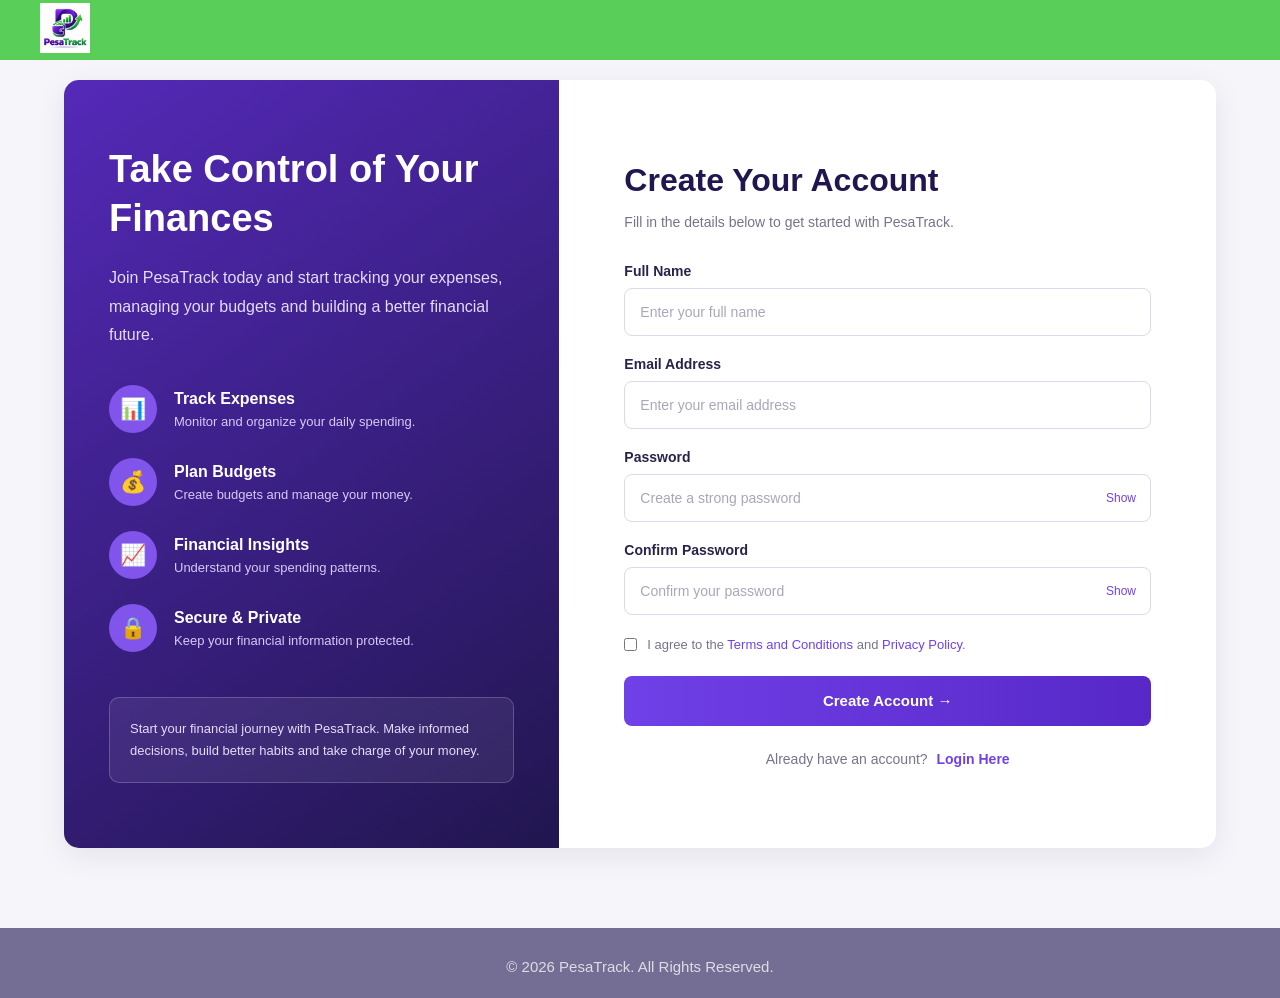
<file: createAccount.html>
<!DOCTYPE html>
<html lang="en">

<head>
    <meta charset="UTF-8">
    <meta name="viewport" content="width=device-width, initial-scale=1.0">

    <title>PesaTrack | Create Account</title>
    <link rel="stylesheet" href="createAccount.css">
</head>

<body>
<header>
    <div class="navbar">
    <img src="logo.png" alt="">
    <!-- <nav>
        <ul>
            <li><a href="">Features</a></li>
            <li><a href="">How it works</a></li>
            <li><a href="">Benefits</a></li>
        </ul>
    </nav> -->
    <!-- <button class="btnn" id="backHome">Back to home</button> -->
    </div>
</header>

    <!-- MAIN SECTION -->

    <main class="main-section">


        <!-- LEFT BRANDING SECTION -->

        <section class="branding-section">

            <h1>
                Take Control of Your Finances
            </h1>

            <p>
                Join PesaTrack today and start tracking your
                expenses, managing your budgets and building
                a better financial future.
            </p>


            <div class="benefits">

                <div class="benefit">

                    <div class="benefit-icon">📊</div>

                    <div class="benefit-text">

                        <h3>Track Expenses</h3>

                        <p>
                            Monitor and organize your daily spending.
                        </p>

                    </div>

                </div>


                <div class="benefit">

                    <div class="benefit-icon">💰</div>

                    <div class="benefit-text">

                        <h3>Plan Budgets</h3>

                        <p>
                            Create budgets and manage your money.
                        </p>

                    </div>

                </div>


                <div class="benefit">

                    <div class="benefit-icon">📈</div>

                    <div class="benefit-text">

                        <h3>Financial Insights</h3>

                        <p>
                            Understand your spending patterns.
                        </p>

                    </div>

                </div>


                <div class="benefit">

                    <div class="benefit-icon">🔒</div>

                    <div class="benefit-text">

                        <h3>Secure & Private</h3>

                        <p>
                            Keep your financial information protected.
                        </p>

                    </div>

                </div>

            </div>


            <div class="branding-bottom">

                <p>
                    Start your financial journey with PesaTrack.
                    Make informed decisions, build better habits
                    and take charge of your money.
                </p>

            </div>

        </section>



        <!-- RIGHT REGISTRATION SECTION -->

        <section class="registration-section">


            <div class="registration-header">

                <h2>Create Your Account</h2>

                <p>
                    Fill in the details below to get started
                    with PesaTrack.
                </p>

            </div>



            <!-- REGISTRATION FORM -->

            <form class="register-form" id="registerForm">


                <!-- FULL NAME -->

                <div class="form-group">

                    <label for="fullName">Full Name</label>

                    <div class="input-container">

                        <input
                            type="text"
                            id="fullName"
                            name="fullName"
                            placeholder="Enter your full name"
                            autocomplete="name"
                            required
                        >

                    </div>

                </div>



                <!-- EMAIL -->

                <div class="form-group">

                    <label for="email">Email Address</label>

                    <div class="input-container">

                        <input
                            type="email"
                            id="email"
                            name="email"
                            placeholder="Enter your email address"
                            autocomplete="email"
                            required
                        >

                    </div>

                </div>



                <!-- PASSWORD -->

                <div class="form-group">

                    <label for="password">Password</label>

                    <div class="input-container">

                        <input
                            type="password"
                            id="password"
                            name="password"
                            placeholder="Create a strong password"
                            minlength="8"
                            autocomplete="new-password"
                            required
                        >

                        <button
                            type="button"
                            class="toggle-password"
                            onclick="togglePassword('password', this)"
                        >
                            Show
                        </button>

                    </div>

                </div>



                <!-- CONFIRM PASSWORD -->

                <div class="form-group">

                    <label for="confirmPassword">
                        Confirm Password
                    </label>

                    <div class="input-container">

                        <input
                            type="password"
                            id="confirmPassword"
                            name="confirmPassword"
                            placeholder="Confirm your password"
                            minlength="8"
                            autocomplete="new-password"
                            required
                        >

                        <button
                            type="button"
                            class="toggle-password"
                            onclick="togglePassword('confirmPassword', this)"
                        >
                            Show
                        </button>

                    </div>

                </div>



                <!-- TERMS AND CONDITIONS -->

                <div class="terms">

                    <input
                        type="checkbox"
                        id="terms"
                        required
                    >

                    <label for="terms">

                        I agree to the

                        <a href="#">Terms and Conditions</a>

                        and

                        <a href="#">Privacy Policy</a>.

                    </label>

                </div>



                <!-- CREATE ACCOUNT BUTTON -->

                <button type="submit" class="create-btn">

                    Create Account →

                </button>


            </form>



            <!-- LOGIN REDIRECT -->

            <div class="login-redirect">

                Already have an account?

                <a href="login.html">Login Here</a>

            </div>


        </section>


    </main>



    <!-- FOOTER -->

    <footer class="footer">

        <p>
            © 2026 PesaTrack. All Rights Reserved.
        </p>

    </footer>



    <!-- JAVASCRIPT -->

    <script>

        function togglePassword(inputId, button) {

            let input = document.getElementById(inputId);

            if (input.type === "password") {

                input.type = "text";

                button.textContent = "Hide";

            }

            else {

                input.type = "password";

                button.textContent = "Show";

            }

        }


        // Basic frontend validation

        document.getElementById("registerForm")
        .addEventListener("submit", function(e) {

            let password =
                document.getElementById("password").value;

            let confirmPassword =
                document.getElementById("confirmPassword").value;


            if (password !== confirmPassword) {

                e.preventDefault();

                alert("Passwords do not match!");

                return;

            }

            e.preventDefault();

            alert("Frontend validation successful! Backend registration is not yet connected.");

        });

    </script>


</body>

</html>
</file>
<file: createAccount.css>
* {
            margin: 0;
            padding: 0;
            box-sizing: border-box;
            font-family: Arial, sans-serif;
        }

        body {
            background: #f5f5fa;
            color: #17143a;
            min-height: 100vh;
        }
        header{
    display: flex;
    justify-content: space-between;
    align-items: center;
    background-color: rgb(89, 207, 89);
    position: fixed;
    padding: 0;
    width: 100%;
    top: 0;
    z-index: 1000;
}
header img{
    width: 50px;
    height: 50px;
    margin:3px 40px;

}
nav ul{
    display: flex;
    flex-direction: row;
    gap: 80px;
    list-style: none;
    border: 1px solid white;
    border-radius: 20px;
    padding: 10px;
}
nav ul li a{
    text-decoration: none;
    font-weight: bold;
    font-family: Arial, Helvetica, sans-serif;
    transition: 0.5s ease;
}
.btnn{
    margin-right: 40px;
    background-color: hsl(276, 83%, 16%);
    border-style: none;
    color: white;
    font-size: 16px;
    padding: 5px;
    border-radius: 10px;
    transition: 0.3s ease;
}
.btnn:hover{
     background-color: hsl(276, 81%, 37%);
}
     

        /* MAIN SECTION */

        .main-section {
            width: 90%;
            max-width: 1250px;
            min-height: 750px;
            margin: 80px auto;
            display: flex;
            background: white;
            border-radius: 15px;
            overflow: hidden;
            box-shadow: 0 8px 30px rgba(30, 20, 70, 0.08);
        }


        /* LEFT BRANDING SECTION */

        .branding-section {
            width: 43%;
            background: linear-gradient(
                145deg,
                #5429b8,
                #21164f
            );

            color: white;
            padding: 65px 45px;
            display: flex;
            flex-direction: column;
            justify-content: center;
        }

        .branding-section h1 {
            font-size: 38px;
            line-height: 1.3;
            margin-bottom: 20px;
        }

        .branding-section > p {
            font-size: 16px;
            line-height: 1.8;
            color: #e4dcfa;
            margin-bottom: 35px;
        }

        .benefits {
            display: flex;
            flex-direction: column;
            gap: 25px;
        }

        .benefit {
            display: flex;
            align-items: center;
            gap: 17px;
        }

        .benefit-icon {
            width: 48px;
            height: 48px;
            background: #8154ec;
            border-radius: 50%;
            display: flex;
            justify-content: center;
            align-items: center;
            font-size: 21px;
            flex-shrink: 0;
        }

        .benefit-text h3 {
            font-size: 16px;
            margin-bottom: 6px;
        }

        .benefit-text p {
            font-size: 13px;
            color: #d6c9f7;
        }

        .branding-bottom {
            margin-top: 45px;
            padding: 20px;
            border: 1px solid rgba(255,255,255,0.2);
            border-radius: 10px;
            background: rgba(255,255,255,0.07);
        }

        .branding-bottom p {
            font-size: 13px;
            line-height: 1.7;
            color: #e4dcfa;
        }


        /* RIGHT REGISTRATION SECTION */

        .registration-section {
            width: 57%;
            padding: 55px 65px;
            display: flex;
            flex-direction: column;
            justify-content: center;
        }

        .registration-header {
            margin-bottom: 30px;
        }

        .registration-header h2 {
            font-size: 32px;
            color: #21164f;
            margin-bottom: 12px;
        }

        .registration-header p {
            color: #77738d;
            font-size: 14px;
            line-height: 1.6;
        }


        /* FORM */

        .register-form {
            display: flex;
            flex-direction: column;
            gap: 20px;
        }

        .form-group {
            display: flex;
            flex-direction: column;
            gap: 9px;
        }

        .form-group label {
            font-size: 14px;
            font-weight: 600;
            color: #28234a;
        }

        .input-container {
            width: 100%;
            position: relative;
        }

        .input-container input {
            width: 100%;
            height: 48px;
            border: 1px solid #ddd9ec;
            border-radius: 8px;
            padding: 0 45px 0 15px;
            outline: none;
            font-size: 14px;
            transition: 0.3s;
        }

        .input-container input:focus {
            border-color: #7545e8;
            box-shadow: 0 0 0 3px rgba(117,69,232,0.1);
        }

        .input-container input::placeholder {
            color: #aaa6ba;
        }

        .toggle-password {
            position: absolute;
            right: 15px;
            top: 50%;
            transform: translateY(-50%);
            cursor: pointer;
            font-size: 12px;
            color: #7040e8;
            background: none;
            border: none;
        }


        /* TERMS AND CONDITIONS */

        .terms {
            display: flex;
            align-items: flex-start;
            gap: 10px;
            font-size: 13px;
            color: #77738d;
            line-height: 1.6;
        }

        .terms input {
            margin-top: 3px;
            accent-color: #7040e8;
        }

        .terms a {
            color: #7040e8;
            text-decoration: none;
        }


        /* CREATE ACCOUNT BUTTON */

        .create-btn {
            width: 100%;
            height: 50px;
            border: none;
            border-radius: 8px;
            background: linear-gradient(
                to right,
                #7040e8,
                #5728c7
            );
            color: white;
            font-size: 15px;
            font-weight: bold;
            cursor: pointer;
            transition: 0.3s;
        }

        .create-btn:hover {
            transform: translateY(-2px);
            box-shadow: 0 5px 15px rgba(112,64,232,0.25);
        }


        /* LOGIN REDIRECT */

        .login-redirect {
            text-align: center;
            font-size: 14px;
            color: #77738d;
            margin-top: 25px;
        }

        .login-redirect a {
            color: #7040e8;
            text-decoration: none;
            font-weight: bold;
            margin-left: 5px;
        }


        /* FOOTER */

        /* .footer {
            width: 90%;
            max-width: 1250px;
            margin: 0 auto 25px;
            padding: 20px;
            text-align: center;
            color: #88839c;
            font-size: 13px;
        } */
          .footer {
            width: 100%;
            height: 70px;
            text-align: center;
            color: #dddce4;
            font-size: 15px;
            background-color: #756e94;
        }

 footer p{
    padding-top: 30px;
 }


        /* RESPONSIVE DESIGN */

        @media (max-width: 900px) {

            .main-section {
                width: 95%;
            }

            .branding-section {
                width: 40%;
                padding: 40px 25px;
            }

            .registration-section {
                width: 60%;
                padding: 40px 30px;
            }

            .branding-section h1 {
                font-size: 29px;
            }

            .nav-links {
                gap: 15px;
            }
        }


        @media (max-width: 650px) {

            .navbar {
                height: 65px;
                padding: 0 5%;
            }

            .nav-links a:not(.login-btn) {
                display: none;
            }

            .main-section {
                width: 92%;
                margin: 20px auto;
                flex-direction: column;
            }

            .branding-section {
                width: 100%;
                padding: 35px 25px;
            }

            .branding-section h1 {
                font-size: 29px;
            }

            .branding-bottom {
                margin-top: 25px;
            }

            .registration-section {
                width: 100%;
                padding: 40px 25px;
            }

            .registration-header h2 {
                font-size: 27px;
            }

            .footer {
                width: 95%;
            }
            .navbar{
                display: none;
            }

        }
</file>
